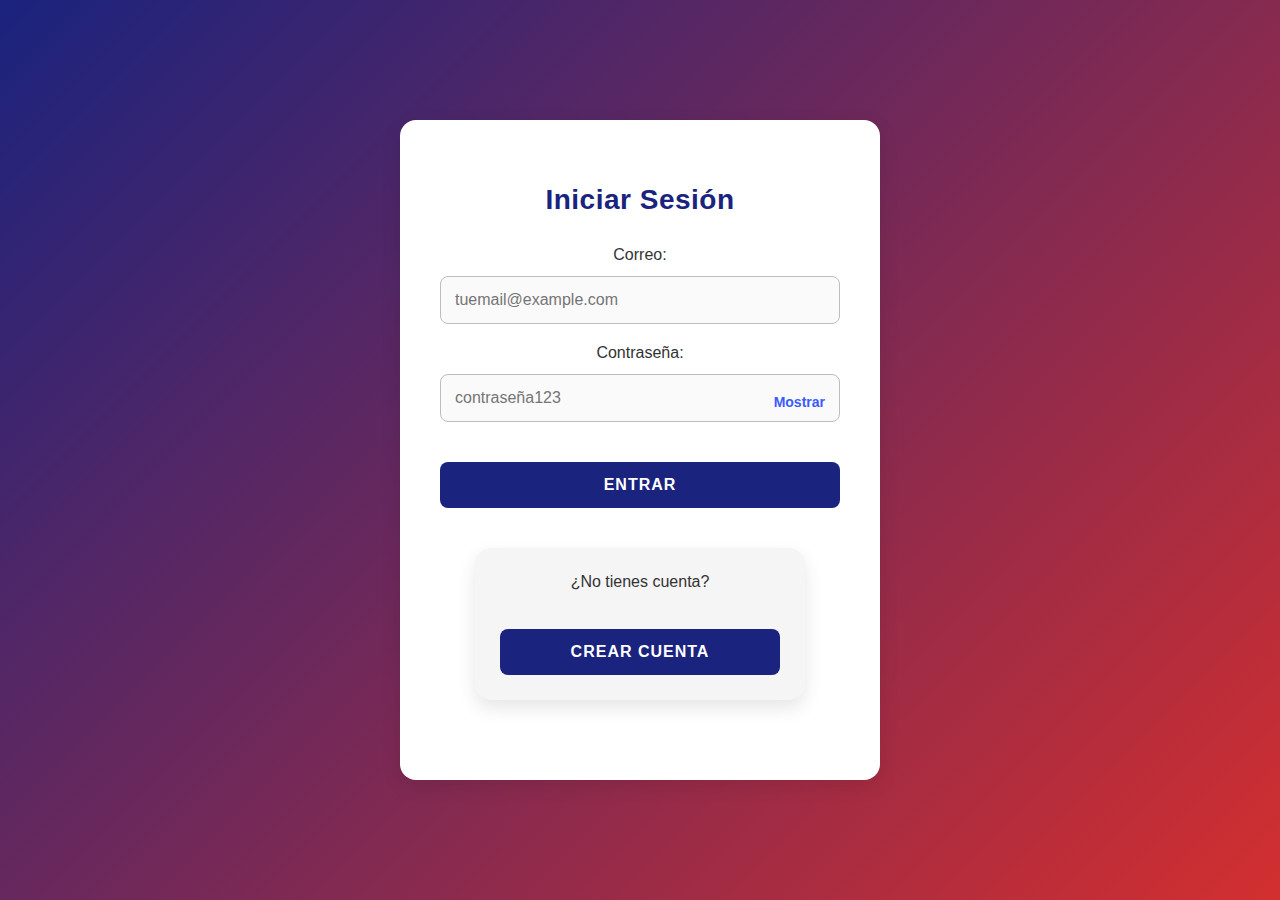
<file: index.html>
<!DOCTYPE html>
<html lang="es">
<head>
    <meta charset="UTF-8">
    <meta name="viewport" content="width=device-width, initial-scale=1.0">
    <title>Iniciar Sesión</title>
    <link rel="stylesheet" href="styles.css">
</head>
<body>
    <div class="form-container">
        <h2>Iniciar Sesión</h2>
        <form id="loginForm">
            <label for="email">Correo:</label>
            <input type="email" id="email" name="email" placeholder="tuemail@example.com" required>
            
            <label for="password">Contraseña:</label>
            <div class="password-container">
                <input type="password" id="password" name="password" placeholder="contraseña123" required>
                <span class="mostrarContrasena" id="togglePassword">Mostrar</span>
            </div>
            
            <button type="submit">Entrar</button>
            <p class="error-message" id="loginError" style="color: #ff4d4d;"></p> 
        </form>
        
        <div class="login-card card">
            <div class="instruction-text">¿No tienes cuenta?</div>
            <a href="registro.html"><button class="create-account">Crear cuenta</button></a>       
        </div>
    </div>
    <script src="script.js" defer></script>
</body>
</html>
</file>
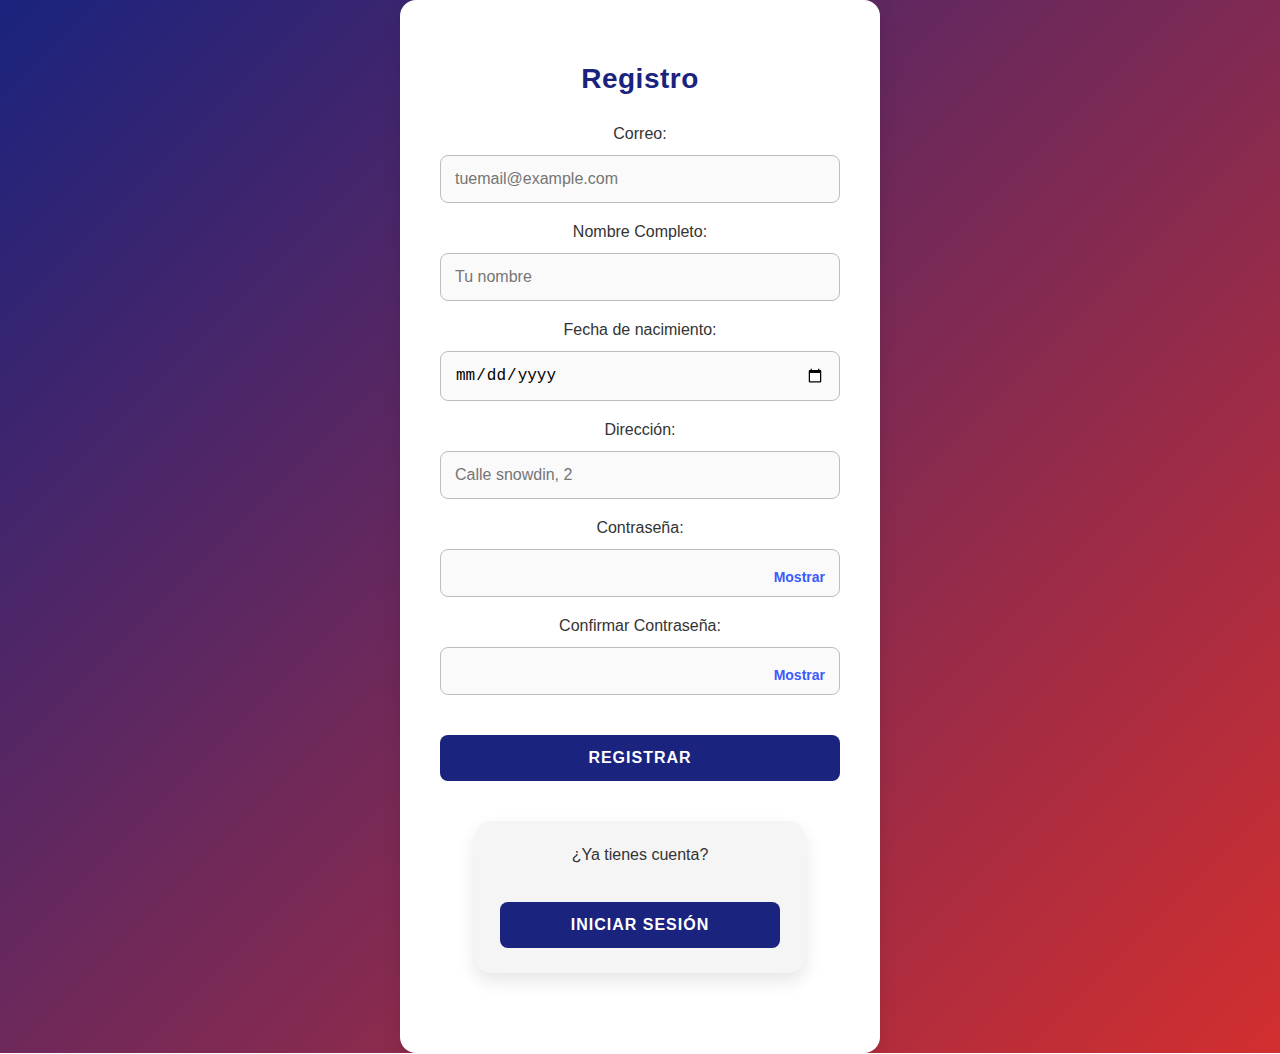
<file: registro.html>
<!DOCTYPE html>
<html lang="es">
<head>
    <meta charset="UTF-8">
    <meta name="viewport" content="width=device-width, initial-scale=1.0">
    <title>Registro</title>
    <link rel="stylesheet" href="styles.css">
</head>
<body>
    <div class="form-container">
        <h2>Registro</h2>
        <form id="registrationForm">
            <label for="email">Correo:</label>
            <input type="email" id="email" name="email" placeholder="tuemail@example.com" required>
            
            <label for="name">Nombre Completo:</label>
            <input type="text" id="name" name="name" placeholder="Tu nombre" required>
            
            <label for="birthDate">Fecha de nacimiento:</label>
            <input type="date" id="birthDate" name="birthDate" required>

            <label for="direccion">Dirección:</label>
            <input type="text" id="direccion" name="direccion" placeholder="Calle snowdin, 2" required>
            
            <label for="password">Contraseña:</label>
            <div class="password-container">
                <input type="password" id="password" name="password" required>
                <span class="mostrarContrasena" data-toggle="#password">Mostrar</span>
            </div>

            <label for="confirmPassword">Confirmar Contraseña:</label>
            <div class="password-container">
                <input type="password" id="confirmPassword" name="confirmPassword" required>
                <span class="mostrarContrasena" data-toggle="#confirmPassword">Mostrar</span>
            </div>
            
            <button type="submit">Registrar</button>
            <p class="error-message" id="registerError" style="color: #ff4d4d;"></p> <!-- Mensaje de error para el registro -->
        </form>
        
        <div class="register-card">
            <div class="instruction-text">¿Ya tienes cuenta?</div>
            <a href="index.html"><button class="create-account">Iniciar Sesión</button></a>       
        </div>
    </div>
    <script src="script.js" defer></script>
</body>
</html>
</file>
<file: styles.css>
/* Diseño general del body */
body {
    display: flex;
    font-family: 'Roboto', sans-serif;
    align-items: center;
    justify-content: center;
    min-height: 100vh;
    background: linear-gradient(135deg, #1a237e, #d32f2f);
    margin: 0;
    color: #333;
}

/* Estilo del contenedor de los formularios */
.form-container {
    width: 100%;
    max-width: 480px;
    padding: 40px;
    background: #ffffff;
    border-radius: 16px;
    box-shadow: 0 6px 20px rgba(0, 0, 0, 0.1); /* Sombras más suaves */
    text-align: center;
    transition: box-shadow 0.3s ease, transform 0.2s ease;
    box-sizing: border-box;
}

/* Estilo para el título del formulario */
.form-container h2 {
    font-size: 28px;
    color: #1A237E;
    margin-bottom: 30px;
    font-weight: 700;
    letter-spacing: 0.5px;
}

/* Estilo de los campos de entrada */
input[type="text"],
input[type="email"],
input[type="password"],
input[type="date"] {
    width: 100%;
    padding: 14px;
    margin: 12px 0 20px 0;
    border: 1px solid #BDBDBD;
    border-radius: 8px;
    font-size: 16px;
    box-sizing: border-box;
    background: #FAFAFA;
    transition: border-color 0.3s ease, box-shadow 0.3s ease;
}

/* Efecto de enfoque en los campos de entrada */
input[type="text"]:focus,
input[type="email"]:focus,
input[type="password"]:focus,
input[type="date"]:focus {
    border-color: #3D5AFE;
    box-shadow: 0 0 6px rgba(61, 90, 254, 0.3);
    outline: none;
}

/* Estilo para los botones */
button {
    width: 100%;
    padding: 14px;
    margin-top: 20px;
    background: #1A237E; /* Botón con un color más profundo */
    color: #ffffff;
    border: none;
    border-radius: 8px;
    cursor: pointer;
    transition: background 0.3s ease, transform 0.2s ease;
    font-size: 16px;
    font-weight: 600;
    letter-spacing: 1px;
    text-transform: uppercase;
}

/* Efecto al pasar el cursor sobre el botón */
button:hover {
    background: #3949AB;
    transform: translateY(-2px);
}

/* Efecto al hacer clic en el botón */
button:active {
    background: #1E88E5;
    transform: translateY(1px);
}

/* Estilo para el párrafo con enlace */
.form-container p {
    margin-top: 20px;
    font-size: 14px;
    color: #666;
}

/* Estilo del enlace */
.form-container p a {
    color: #3D5AFE;
    text-decoration: none;
    font-weight: 600;
    transition: color 0.3s ease;
}

/* Efecto al pasar el cursor sobre el enlace */
.form-container p a:hover {
    color: #1E88E5;
    text-decoration: underline;
}

/* Estilo para la caja de contraseña con el botón "Mostrar/Ocultar" */
.password-container {
    position: relative;
    width: 100%;
}

/* Ajustes en los campos de contraseña y texto */
.password-container input[type="password"],
.password-container input[type="text"] {
    padding-right: 50px;
}

/* Estilo del botón de mostrar/ocultar contraseña */
.mostrarContrasena {
    position: absolute;
    right: 15px;
    top: 50%;
    transform: translateY(-50%);
    cursor: pointer;
    color: #3D5AFE;
    font-weight: 600;
    font-size: 14px;
    user-select: none;
    transition: color 0.3s ease;
}

/* Efecto hover para el botón de mostrar/ocultar contraseña */
.mostrarContrasena:hover {
    color: #1E88E5;
}

/* Estilos compartidos entre las tarjetas de login y registro */
.register-card, .card {
    max-width: 280px;
    margin: 40px auto;
    background-color: #F5F5F5;
    border-radius: 16px;
    box-shadow: 0 8px 18px rgba(0, 0, 0, 0.1); /* Sombras más suaves */
    padding: 25px;
    text-align: center;
    transition: box-shadow 0.3s ease;
}

/* Efecto hover en la tarjeta */
.card:hover, .register-card:hover {
    box-shadow: 0 12px 30px rgba(0, 0, 0, 0.15);
}

/* Estilo del texto de instrucciones en las tarjetas */
.instruction-text {
    font-size: 16px;
    color: #333;
    margin-bottom: 18px;
    font-weight: 500;
}

/* Estilo para el mensaje de error */
.error-message {
    color: #D32F2F; /* Rojo más fuerte para mensajes de error */
    font-size: 14px;
    margin-top: 10px;
    display: block;
}
</file>
